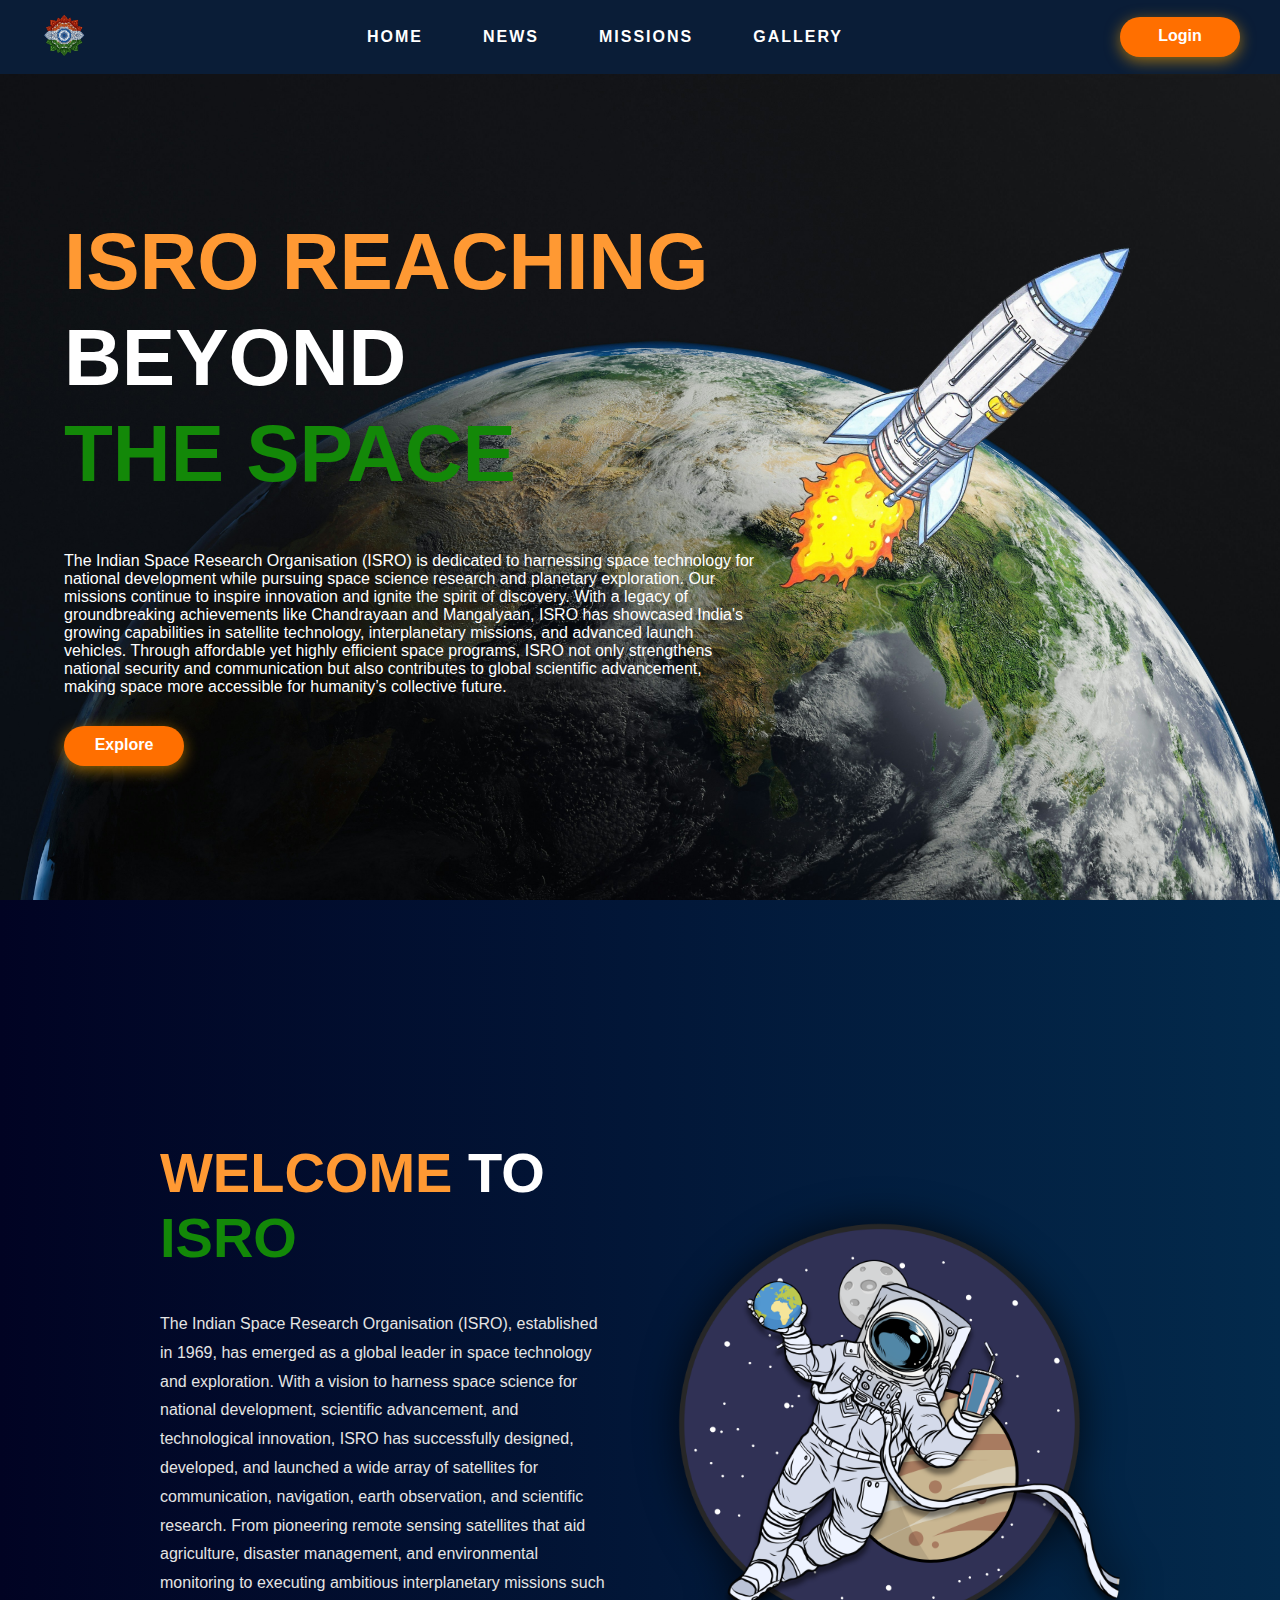
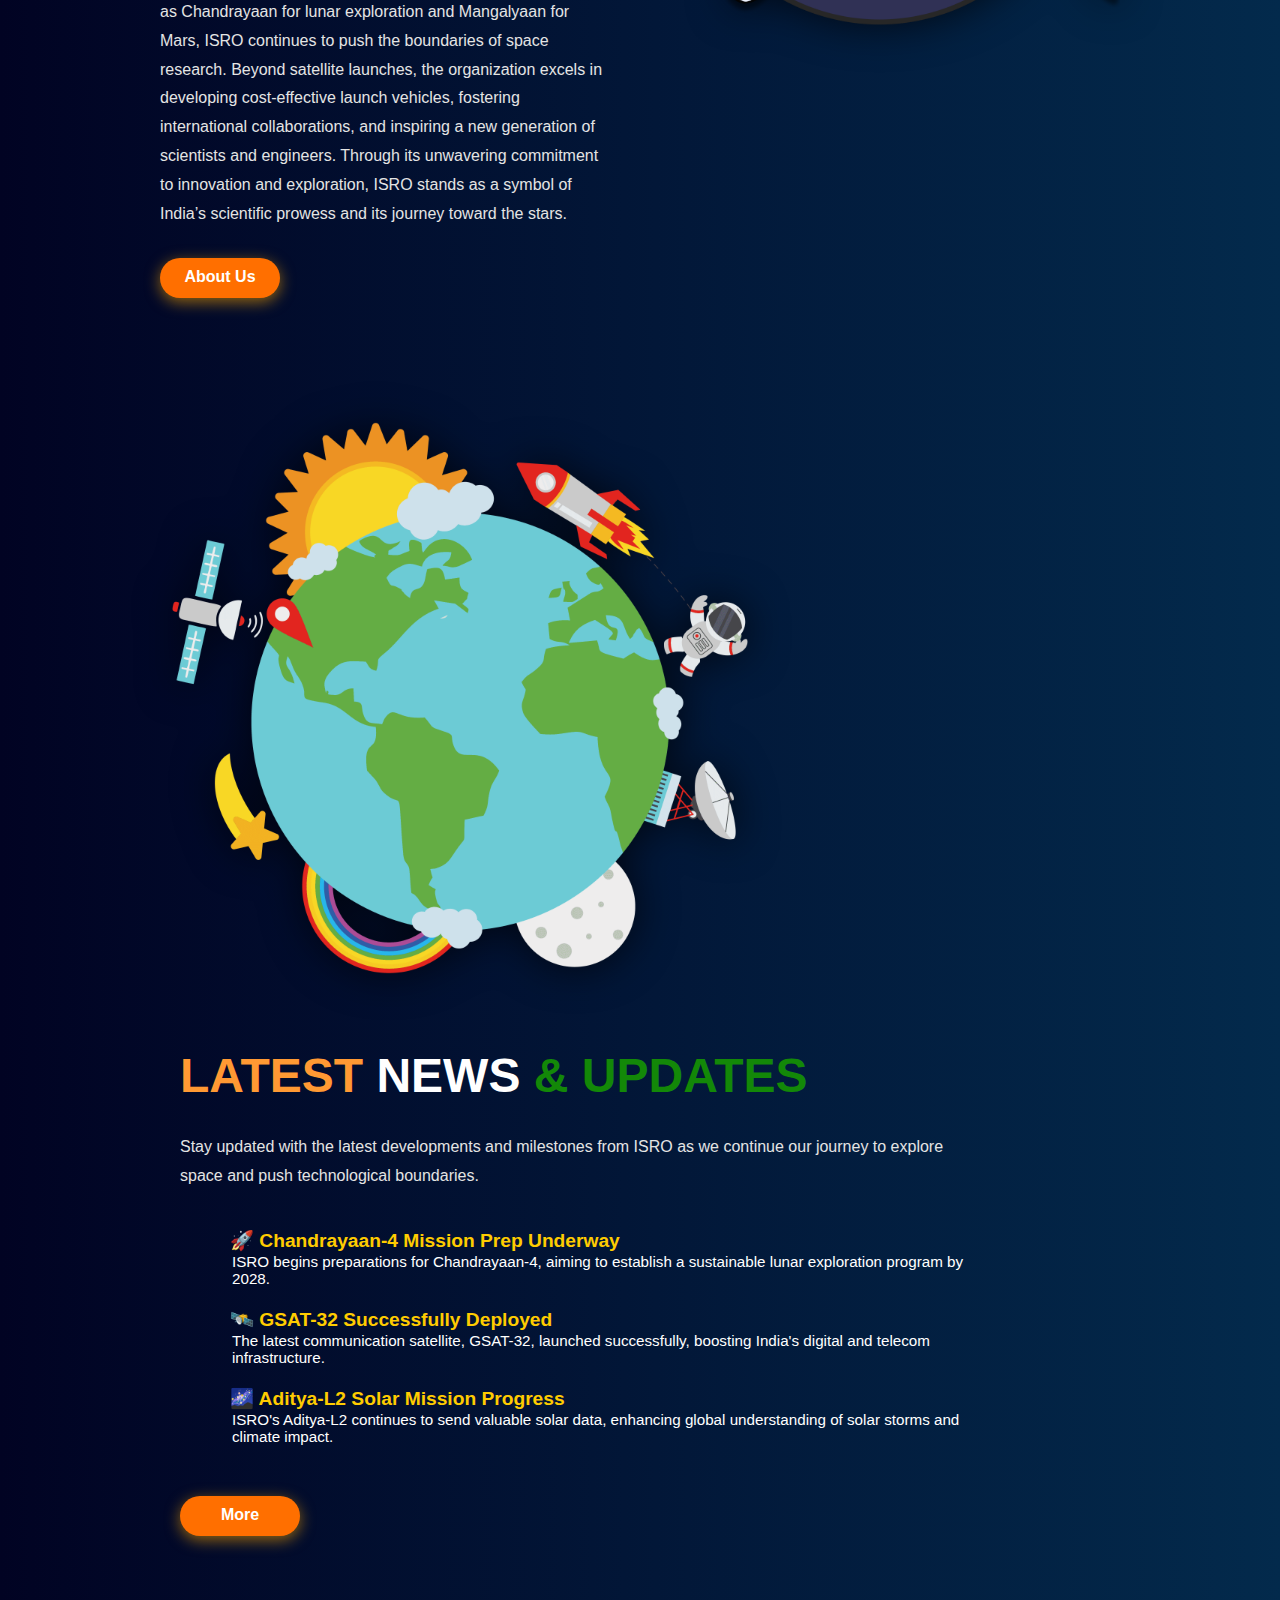
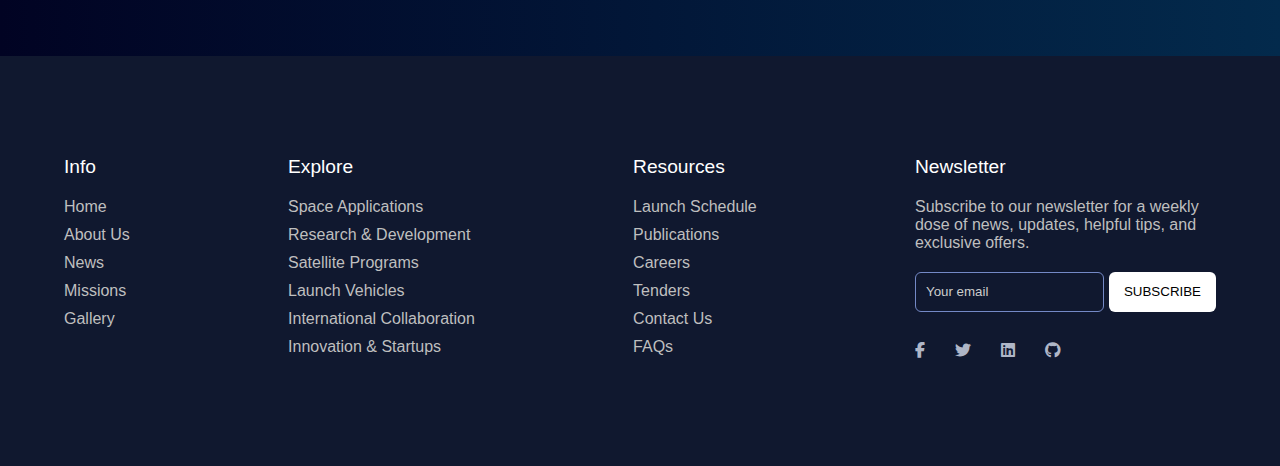
<file: index.html>
<!DOCTYPE html>
<html lang="en">
<head>
    <meta charset="UTF-8">
    <meta name="viewport" content="width=device-width, initial-scale=1.0">
    <title>Indian Space Research Organization</title>
    <link rel="stylesheet" href="https://cdnjs.cloudflare.com/ajax/libs/font-awesome/6.5.0/css/all.min.css">
    <link rel="stylesheet" href="/css/styles.css">
</head>
<body>
    <header class="header">
    <div class="container nav-container">
      <a href="#" class="logo" >
        <img src="img/logo.png" alt="ISRO Logo" height="50px" width="50px">
      </a>
      <nav class="nav">
        <ul>
          <li><a href="index.html">HOME</a></li>
          <li><a href="news.html">NEWS</a></li>
          <li><a href="mission.html">MISSIONS</a></li>
          <li><a href="gallery.html">GALLERY</a></li>
        </ul>
      </nav>
      <a href="#" class="btn">Login</a>
    </div>
  </header>
  <section class="content">
    <div class="container">
      <div class="content-1">
        <img src="img/rocket.png" alt="astronaut" class="rocket">

        <h1>
            <span class="saffron">ISRO REACHING</span>
            <span class="white" style="width: 50%;">BEYOND</span><br>
            <span class="green">THE SPACE</span>
        </h1>
        <p class="para1">
            The Indian Space Research Organisation (ISRO) is dedicated to harnessing 
            space technology for national development while pursuing space science research 
            and planetary exploration. Our missions continue to inspire innovation and 
            ignite the spirit of discovery. With a legacy of groundbreaking achievements 
            like Chandrayaan and Mangalyaan, ISRO has showcased India's growing capabilities 
            in satellite technology, interplanetary missions, and advanced launch vehicles. 
            Through affordable yet highly efficient space programs, ISRO not only strengthens 
            national security and communication but also contributes to global scientific 
            advancement, making space more accessible for humanity’s collective future.
        </p>
        <a href="#" class="btn">Explore</a>
      </div>
    </div>
  </section>

  <section class="introduction">
    <div class="container2">
        <div class="intro-content">
            <h2 class="intro-heading">
                <span class="saf">Welcome </span><span class="wh">to </span><span class="gr"> ISRO</span>
            </h2>
            <p>
                The Indian Space Research Organisation (ISRO), established in 1969, has emerged as a global leader in space technology and exploration. 
                With a vision to harness space science for national development, scientific advancement, and technological innovation, ISRO has successfully 
                designed, developed, and launched a wide array of satellites for communication, navigation, earth observation, and scientific research. From
                 pioneering remote sensing satellites that aid agriculture, disaster management, and environmental monitoring to executing ambitious 
                 interplanetary missions such as Chandrayaan for lunar exploration and Mangalyaan for Mars, ISRO continues to push the boundaries of 
                 space research. Beyond satellite launches, the organization excels in developing cost-effective launch vehicles, fostering 
                 international collaborations, and inspiring a new generation of scientists and engineers. Through its unwavering commitment to innovation 
                 and exploration, ISRO stands as a symbol of India’s scientific prowess and its journey toward the stars.
            </p>
            <a href="about.html" class="btn">About Us</a>
        </div>
        <div class="intro-img">
            <img src="/img/astro.png" alt="ISRO hero image">
        </div> 
    </div>
  </section>

  <section class="news">
    <div class="container2">
      <div class="news-img">
        <img src="/img/satelite.png" alt="">
      </div>
      

      <div class="news-content">
        <h2 class="news-heading">
          <span class="saf">Latest </span><span class="wh"> News </span><span class="gr"> & Updates</span>
        </h2>
        <p class="news-intro">
          Stay updated with the latest developments and milestones from ISRO as we continue our journey 
        to explore space and push technological boundaries.
        </p>

        <ul class="news-list">
          <li>
            <h3>🚀 Chandrayaan-4 Mission Prep Underway</h3>
            <p>ISRO begins preparations for Chandrayaan-4, aiming to establish a sustainable lunar exploration program by 2028.</p>
          </li>
          <li>
            <h3>🛰️ GSAT-32 Successfully Deployed</h3>
            <p>The latest communication satellite, GSAT-32, launched successfully, boosting India's digital and telecom infrastructure.</p>
          </li>
          <li>
            <h3>🌌 Aditya-L2 Solar Mission Progress</h3>
            <p>ISRO's Aditya-L2 continues to send valuable solar data, enhancing global understanding of solar storms and climate impact.</p>
          </li>
        </ul>
        <a href="news.html" class="btn">More</a>
      </div>
    </div>

  </section>

<footer>
  <section class="footer">
      <div class="footer-row">
        <div class="footer-col">
          <h4>Info</h4>
          <ul class="links">
            <li><a href="#">Home</a></li>
            <li><a href="#">About Us</a></li>
            <li><a href="#">News</a></li>
            <li><a href="#">Missions</a></li>
            <li><a href="#">Gallery</a></li>
          </ul>
        </div>
        <div class="footer-col">
          <h4>Explore</h4>
          <ul class="links">
            <li><a href="#">Space Applications</a></li>
            <li><a href="#">Research & Development</a></li>
            <li><a href="#">Satellite Programs</a></li>
            <li><a href="#">Launch Vehicles</a></li>
            <li><a href="#">International Collaboration</a></li>
            <li><a href="#">Innovation & Startups</a></li>
          </ul>
        </div>
        <div class="footer-col">
          <h4>Resources</h4>
          <ul class="links">
            <li><a href="#">Launch Schedule</a></li>
            <li><a href="#">Publications</a></li>
            <li><a href="#">Careers</a></li>
            <li><a href="#">Tenders</a></li>
            <li><a href="#">Contact Us</a></li>
            <li><a href="#">FAQs</a></li>
          </ul>
        </div>
        <div class="footer-col">
          <h4>Newsletter</h4>
          <p>
            Subscribe to our newsletter for a weekly dose
            of news, updates, helpful tips, and
            exclusive offers.
          </p>
          <form action="#">
            <input type="text" placeholder="Your email" required>
            <button type="submit">SUBSCRIBE</button>
          </form>
          <div class="icons">
            <i class="fa-brands fa-facebook-f"></i>
            <i class="fa-brands fa-twitter"></i>
            <i class="fa-brands fa-linkedin"></i>
            <i class="fa-brands fa-github"></i>
          </div>
        </div>
      </div>
    </section>
  </footer>
</body>
</html>
</file>
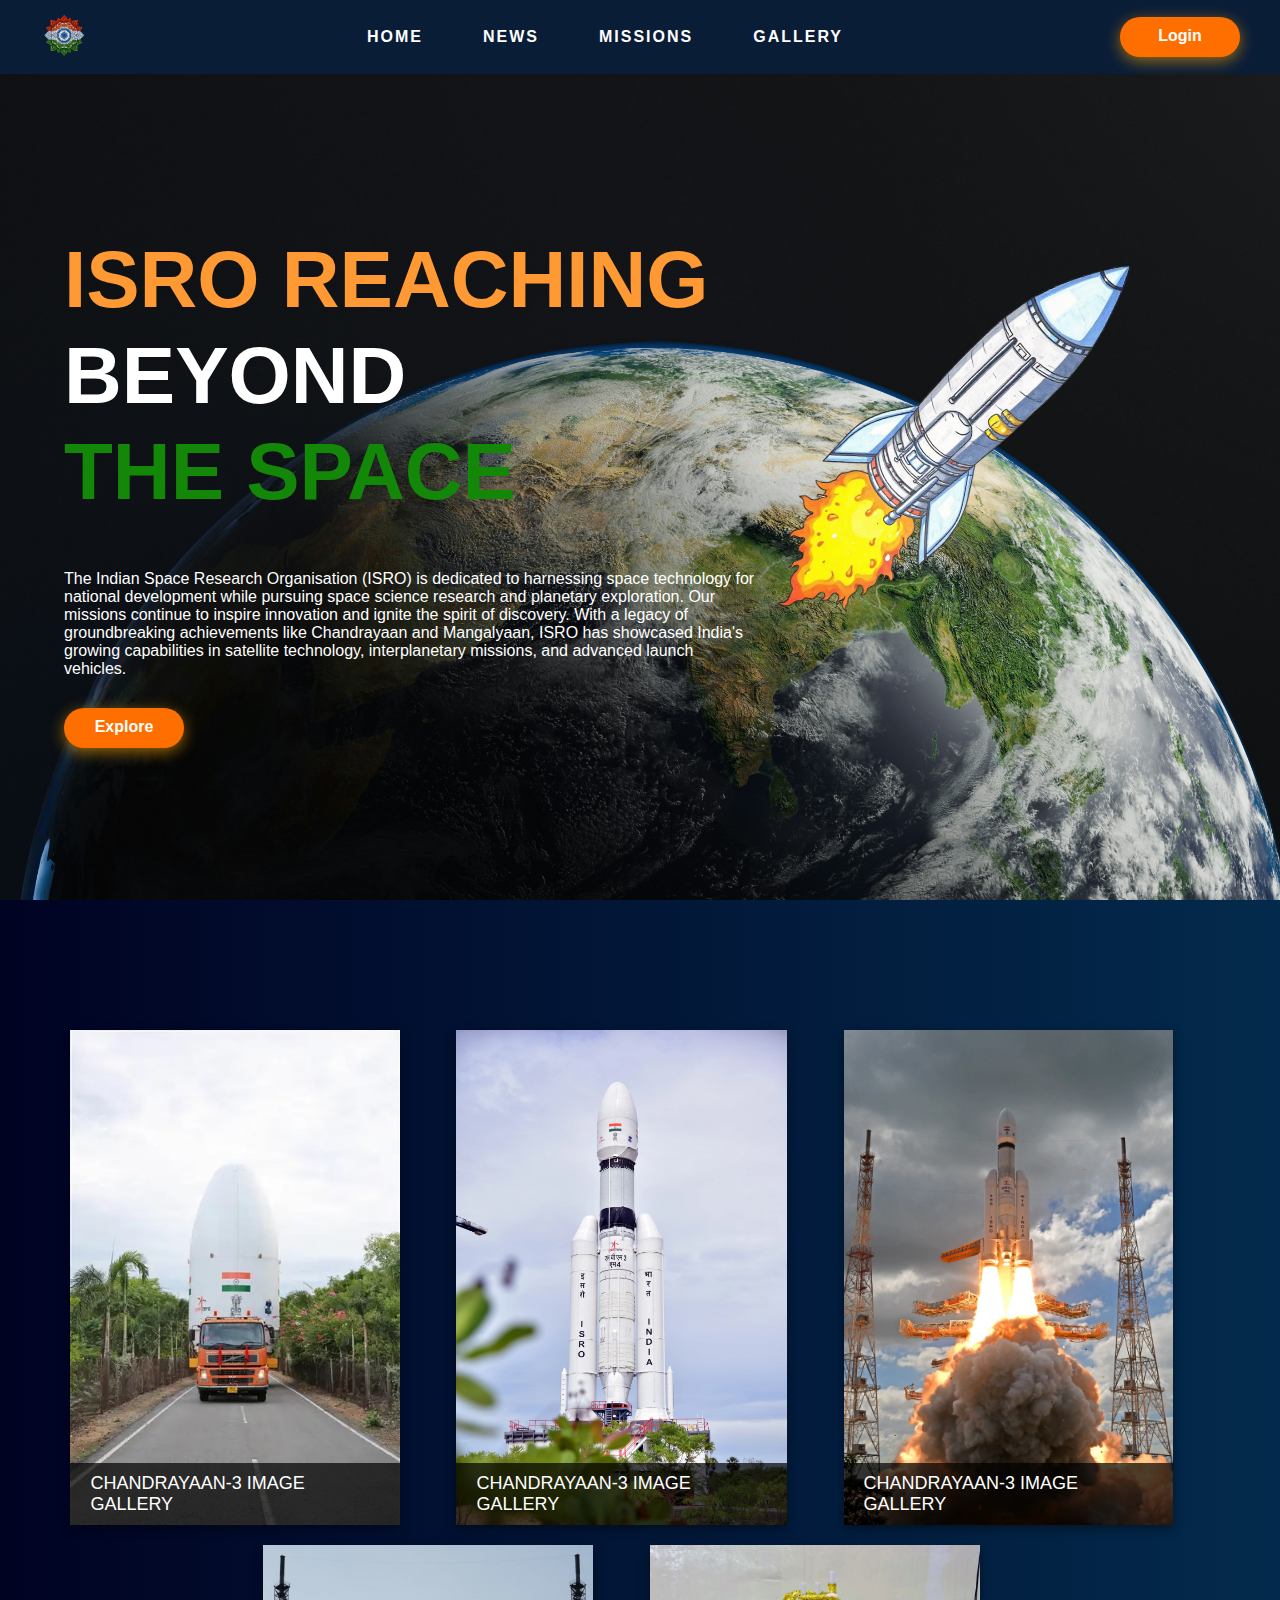
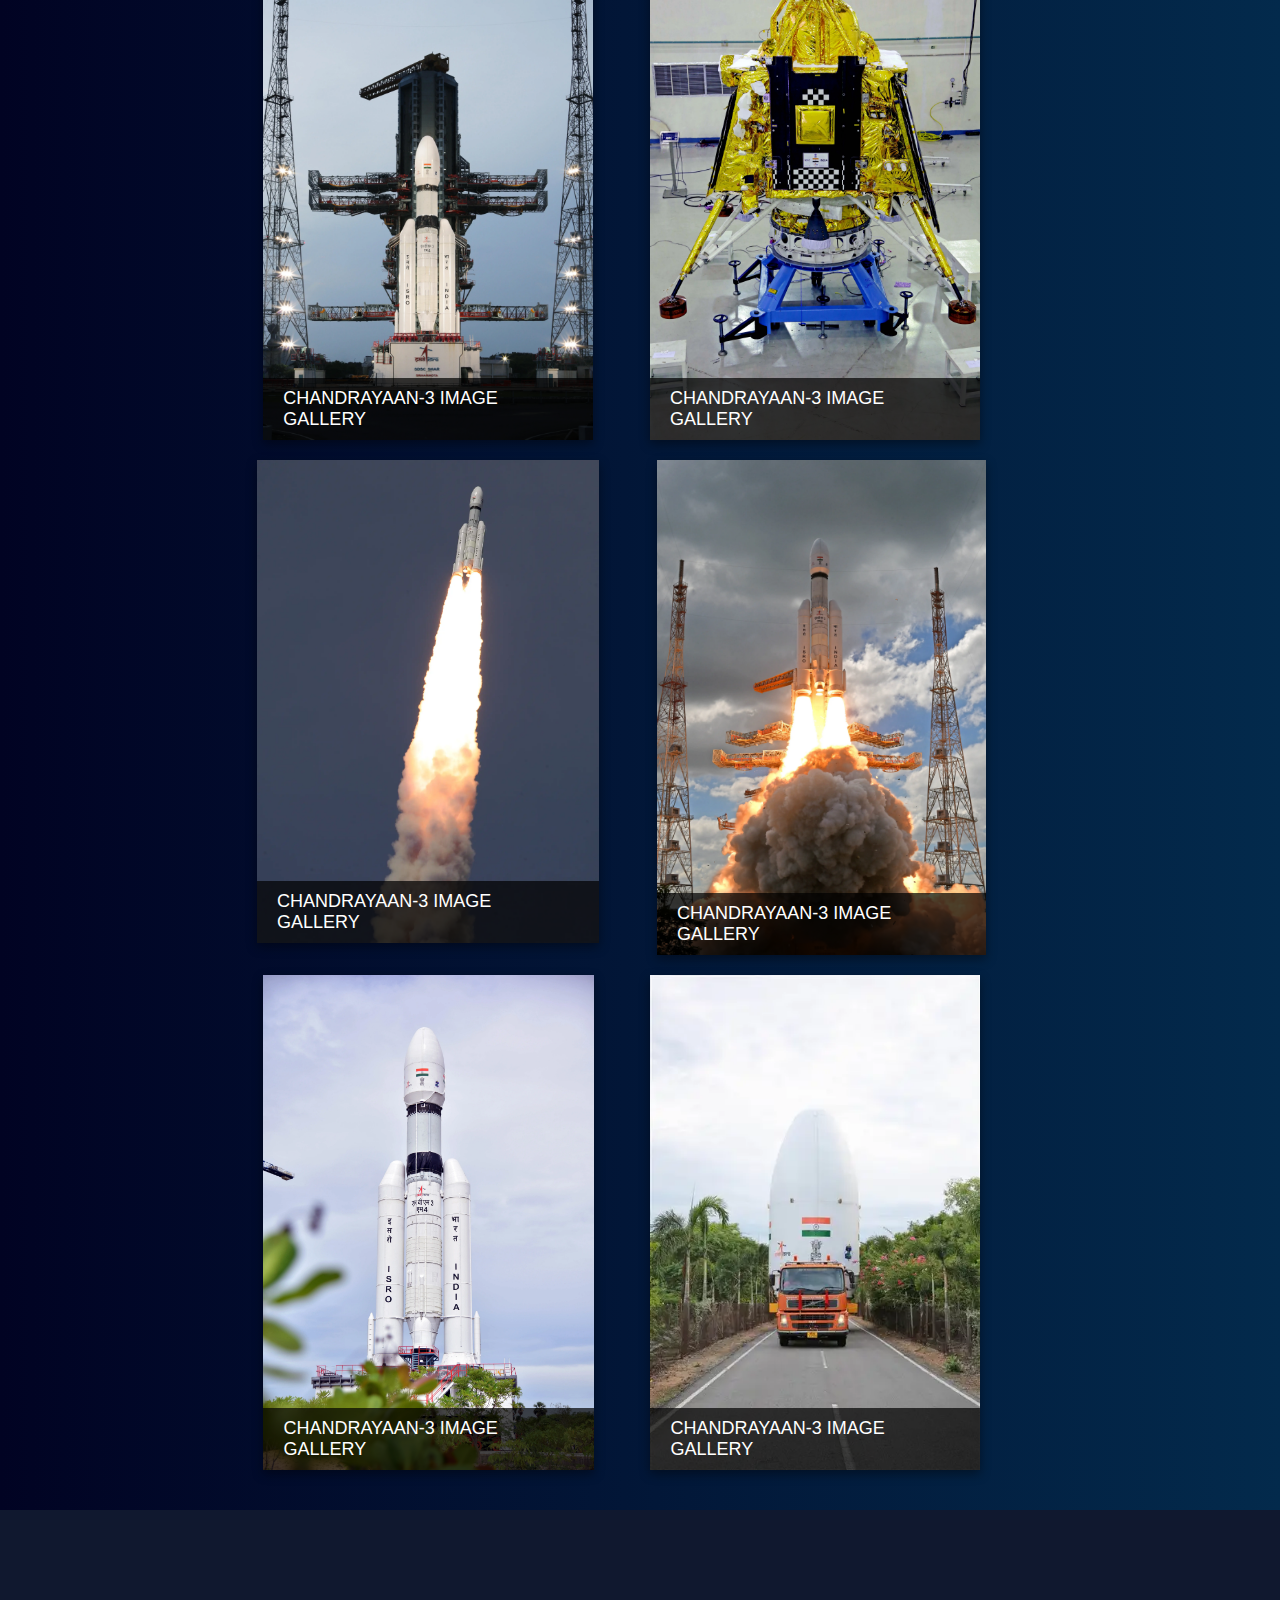
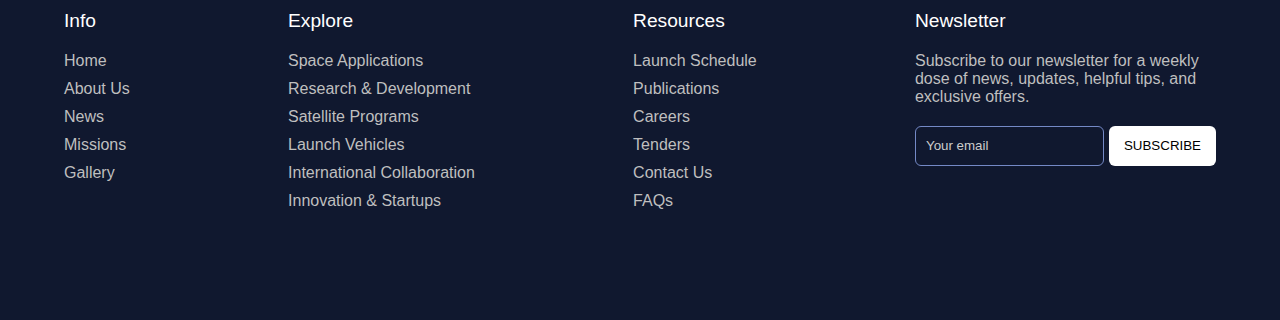
<file: gallery.html>
<!DOCTYPE html>
<html lang="en">
<head>
    <meta charset="UTF-8">
    <meta name="viewport" content="width=device-width, initial-scale=1.0">
    <title>Indian Space Research Organization</title>
    <link rel="stylesheet" href="/css/gallery.css">
</head>
<body>
    <header class="header">
    <div class="container nav-container">
      <a href="#" class="logo" >
        <img src="img/logo.png" alt="ISRO Logo" height="50px" width="50px" loading="lazy">
      </a>
      <nav class="nav">
        <ul>
          <li><a href="index.html">HOME</a></li>
          <li><a href="news.html">NEWS</a></li>
          <li><a href="mission.html">MISSIONS</a></li>
          <li><a href="gallery.html">GALLERY</a></li>
        </ul>
      </nav>
      <a href="#" class="btn">Login</a>
    </div>
  </header>
  <section class="content">
    <div class="container">
      <div class="content-1">
        <img src="img/rocket.png" alt="astronaut" class="rocket"n loading="lazy">

        <h1>
            <span class="saffron">ISRO REACHING</span>
            <span class="white" style="width: 50%;">BEYOND</span><br>
            <span class="green">THE SPACE</span>
        </h1>
        <p class="para1">
            The Indian Space Research Organisation (ISRO) is dedicated to harnessing 
            space technology for national development while pursuing space science research 
            and planetary exploration. Our missions continue to inspire innovation and 
            ignite the spirit of discovery. With a legacy of groundbreaking achievements 
            like Chandrayaan and Mangalyaan, ISRO has showcased India's growing capabilities 
            in satellite technology, interplanetary missions, and advanced launch vehicles. 
        </p>
        <a href="#" class="btn">Explore</a>
      </div>
    </div>
  </section>
<br><br><br><br><br>
          <section class = "section-three">
            <div class = "container">
                <div class = "gallery">
                    <a href = "gallery9.jpg">
                        <div class = "single-img">
                            <img src = "/img/gallery9.webp" alt = "gallery image">
                            <div class = "single-img-content">
                                <h3>Chandrayaan-3 Image Gallery</h3>
                            </div>
                        </div>
                    </a>

                    <a href = "gallery2.jpg">
                        <div class = "single-img">
                            <img src = "/img/gallery8.webp" alt = "gallery image">
                            <div class = "single-img-content">
                                <h3>Chandrayaan-3 Image Gallery</h3>
                            </div>
                        </div>
                    </a>

                    <a href = "gallery3.jpg">
                        <div class = "single-img">
                            <img src = "/img/gallery3.webp" alt = "gallery image">
                            <div class = "single-img-content">
                                <h3>Chandrayaan-3 Image Gallery</h3>
                            </div>
                        </div>
                    </a>

                    <a href = "gallery4.jpg">
                        <div class = "single-img">
                            <img src = "img/gallery4.webp" alt = "gallery image">
                            <div class = "single-img-content">
                                <h3>Chandrayaan-3 Image Gallery</h3>
                            </div>
                        </div>
                    </a>

                    <a href = "gallery5.jpeg">
                        <div class = "single-img">
                            <img src = "/img/gallery5.webp" alt = "gallery image">
                            <div class = "single-img-content">
                                <h3>Chandrayaan-3 Image Gallery</h3>
                            </div>
                        </div>
                    </a>

                    <a href = "gallery6.jpg">
                        <div class = "single-img">
                            <img src = "/img//gallery6.webp" alt = "gallery image">
                            <div class = "single-img-content">
                                <h3>Chandrayaan-3 Image Gallery</h3>
                            </div>
                        </div>
                    </a>

                    <a href = "gallery7.jpg">
                        <div class = "single-img">
                            <img src = "/img/gallery3.webp" alt = "gallery image">
                            <div class = "single-img-content">
                                <h3>Chandrayaan-3 Image Gallery</h3>
                            </div>
                        </div>
                    </a>

                    <a href = "gallery8.jpg">
                        <div class = "single-img">
                            <img src = "/img/gallery8.webp" alt = "gallery image">
                            <div class = "single-img-content">
                                <h3>Chandrayaan-3 Image Gallery</h3>
                            </div>
                        </div>
                    </a>

                    <a href = "gallery9.jpeg">
                        <div class = "single-img">
                            <img src = "/img/gallery9.webp" alt = "gallery image">
                            <div class = "single-img-content">
                                <h3>Chandrayaan-3 Image Gallery</h3>
                            </div>
                        </div>
                    </a>
                </div>
            </div>
        </section>

<footer>
  <section class="footer">
      <div class="footer-row">
        <div class="footer-col">
          <h4>Info</h4>
          <ul class="links">
            <li><a href="index.html">Home</a></li>
            <li><a href="#">About Us</a></li>
            <li><a href="news.html">News</a></li>
            <li><a href="mission.html">Missions</a></li>
            <li><a href="gallery.html">Gallery</a></li>
          </ul>
        </div>
        <div class="footer-col">
          <h4>Explore</h4>
          <ul class="links">
            <li><a href="#">Space Applications</a></li>
            <li><a href="#">Research & Development</a></li>
            <li><a href="#">Satellite Programs</a></li>
            <li><a href="#">Launch Vehicles</a></li>
            <li><a href="#">International Collaboration</a></li>
            <li><a href="#">Innovation & Startups</a></li>
          </ul>
        </div>
        <div class="footer-col">
          <h4>Resources</h4>
          <ul class="links">
            <li><a href="#">Launch Schedule</a></li>
            <li><a href="#">Publications</a></li>
            <li><a href="#">Careers</a></li>
            <li><a href="#">Tenders</a></li>
            <li><a href="#">Contact Us</a></li>
            <li><a href="#">FAQs</a></li>
          </ul>
        </div>
        <div class="footer-col">
          <h4>Newsletter</h4>
          <p>
            Subscribe to our newsletter for a weekly dose
            of news, updates, helpful tips, and
            exclusive offers.
          </p>
          <form action="#">
            <input type="text" placeholder="Your email" required>
            <button type="submit">SUBSCRIBE</button>
          </form>
          <div class="icons">
            <i class="fa-brands fa-facebook-f"></i>
            <i class="fa-brands fa-twitter"></i>
            <i class="fa-brands fa-linkedin"></i>
            <i class="fa-brands fa-github"></i>
          </div>
        </div>
      </div>
    </section>
  </footer>
</body>
</html>
</file>
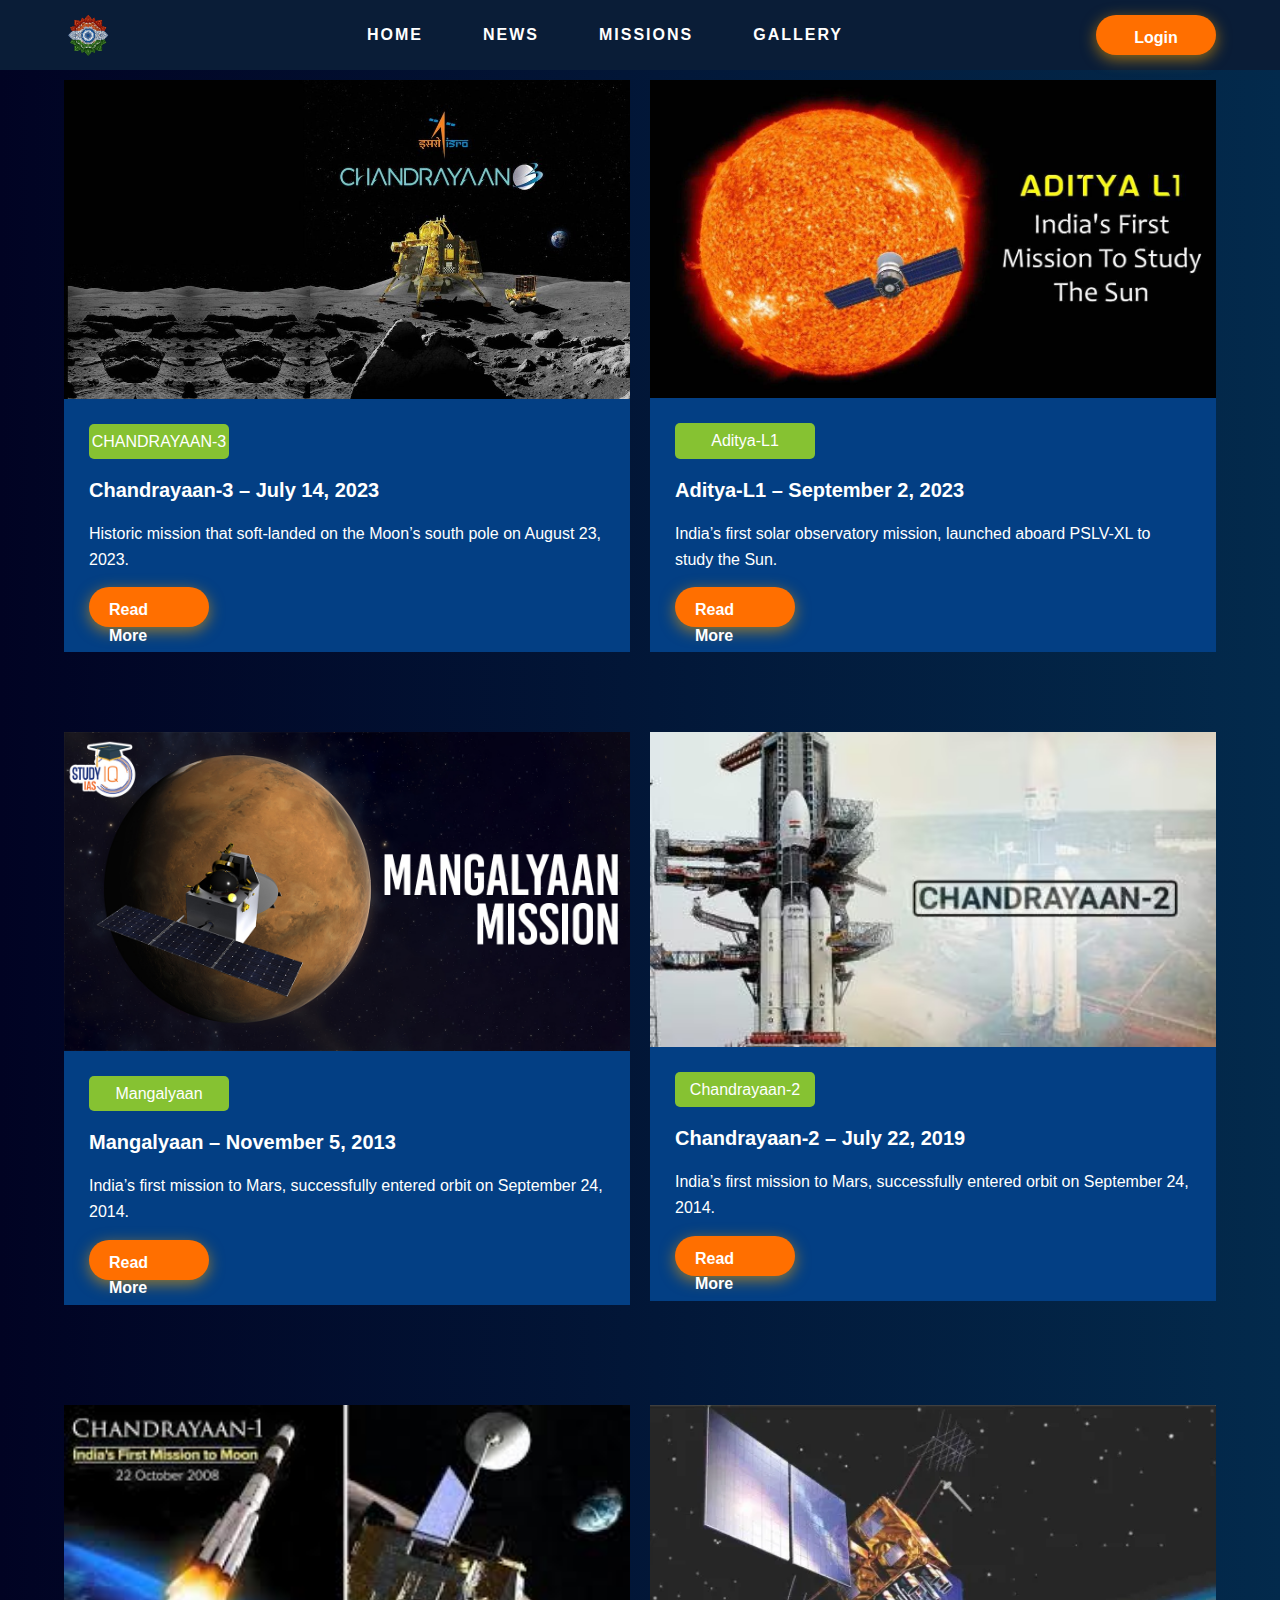
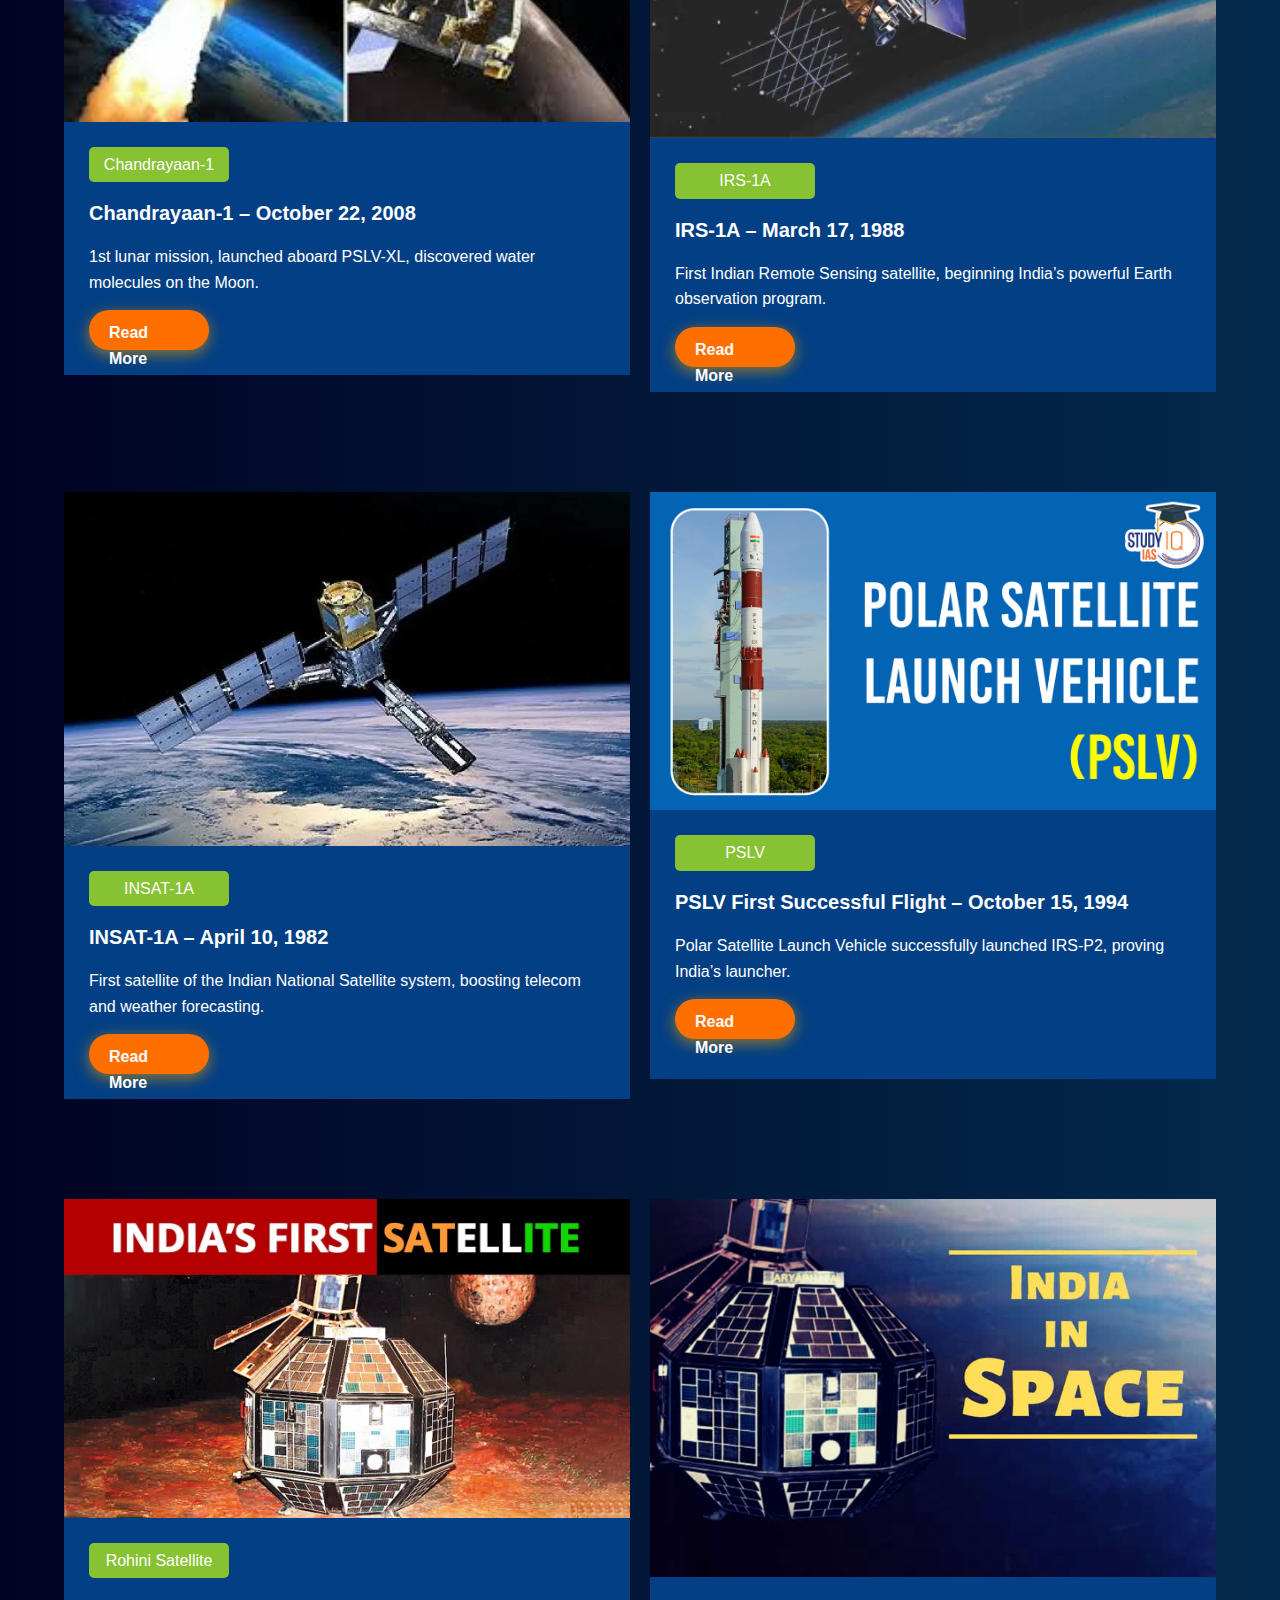
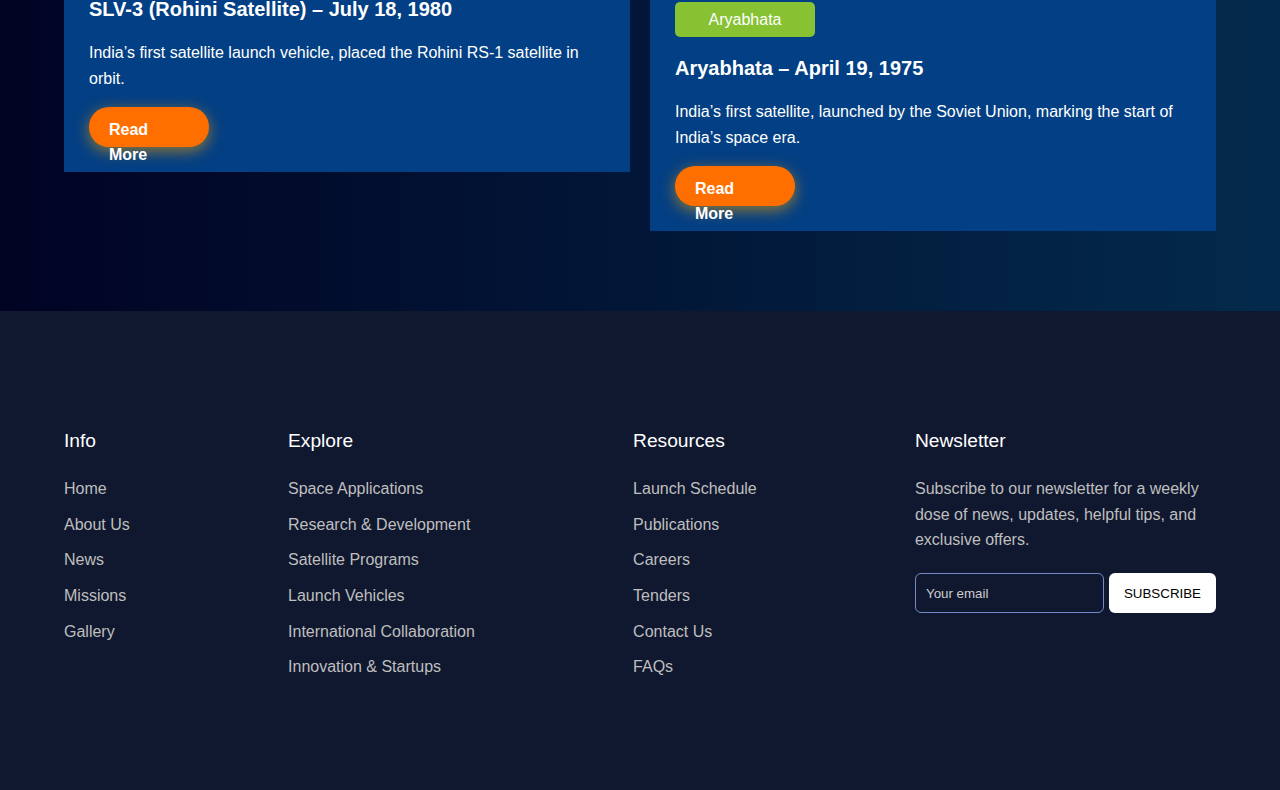
<file: mission.html>
<!DOCTYPE html>
<html>
    <head>
        <meta charset="utf-8">
        <meta http-equiv="X-UA-Compatible" content="IE=edge">
        <title>MISSION | ISRO</title>
        <meta name = "viewport" content = "width=device-width, intial-scale=1.0">
        <link rel="stylesheet" href="/css/mission.css">
    </head>
    <body>
         <header class="header">
    <div class="container nav-container">
      <a href="#" class="logo" >
        <img src="img/logo.png" alt="ISRO Logo" height="50px" width="50px">
      </a>
      <nav class="nav">
        <ul>
          <li><a href="index.html">HOME</a></li>
          <li><a href="news.html">NEWS</a></li>
          <li><a href="mission.html">MISSIONS</a></li>
          <li><a href="gallery.html">GALLERY</a></li>
        </ul>
      </nav>
      <a href="#" class="btn">Login</a>
    </div>
</header>
        <section class = "section-four">
            <div class = "container">
                <div class = "blogs">
                    <div class = "blog-wrapper-lg">
                        
                        <div class = "blog">
                            <img src = "/img/image1.png">
                            <div class = "blog-content">
                                <span class = "badge">CHANDRAYAAN-3</span>
                                <h3 class = "blog-title">
                                    Chandrayaan-3 – July 14, 2023
                                </h3>
                                <p class = "blog-text">
                                    Historic mission that soft-landed on the Moon’s south pole on August 23, 2023.
                                </p>
                                <a href = "#" class = "btn">Read More</a>
                            </div>
                        </div>
                       

                        
                        <div class = "blog">
                            <img src = "/img/image2.png">
                            <div class = "blog-content">
                                <span class = "badge">Aditya-L1</span>
                        
                                <h3 class = "blog-title">
                                   Aditya-L1 – September 2, 2023
                                </h3>
                                <p class = "blog-text">
                                    India’s first solar observatory mission, launched aboard PSLV-XL to study the Sun.
                                </p>
                                <a href = "#" class = "btn">Read More</a>
                            </div>
                        </div>
                       
                    </div>

                   

                    <div class = "blog-wrapper-sm">
                        
                        <div class = "blog">
                            <img src = "/img/image3.png">
                            <div class = "blog-content">
                                <span class = "badge">Mangalyaan</span>
                                
                                <h3 class = "blog-title">
                                    Mangalyaan – November 5, 2013
                                </h3>
                                <p class = "blog-text">
                                    India’s first mission to Mars, successfully entered orbit on September 24, 2014.
                                </p>
                                <a href = "#" class = "btn">Read More</a>
                            </div>
                        </div>
                       

                        <div class = "blog">
                            <img src = "/img/image4.png">
                            <div class = "blog-content">
                                <span class = "badge">Chandrayaan-2</span>
                                
                                <h3 class = "blog-title">
                                    Chandrayaan-2 – July 22, 2019
                                </h3>
                                <p class = "blog-text">
                                    India’s first mission to Mars, successfully entered orbit on September 24, 2014.
                                </p>
                                <a href = "#" class = "btn">Read More</a>
                            </div>
                        </div>
                       

                       
                        <div class = "blog">
                            <img src = "/img/image5.png">
                            <div class = "blog-content">
                                <span class = "badge">Chandrayaan-1</span>
                                
                                <h3 class = "blog-title">
                                    Chandrayaan-1 – October 22, 2008
                                </h3>
                                <p class = "blog-text">
                                    1st lunar mission, launched aboard PSLV-XL, discovered water molecules on the Moon.
                                </p>
                                <a href = "#" class = "btn">Read More</a>
                            </div>
                        </div>
                       

                        
                        <div class = "blog">
                            <img src = "/img/image6.png">
                            <div class = "blog-content">
                                <span class = "badge">IRS-1A</span>
                                
                                <h3 class = "blog-title">
                                    IRS-1A – March 17, 1988
                                </h3>
                                <p class = "blog-text">
                                    First Indian Remote Sensing satellite, beginning India’s powerful Earth observation program.
                                </p>
                                <a href = "#" class = "btn">Read More</a>
                            </div>
                        </div>
                       

                        
                        <div class = "blog">
                            <img src = "/img/image8.png">
                            <div class = "blog-content">
                                <span class = "badge">INSAT-1A</span>
                                
                                <h3 class = "blog-title">
                                     INSAT-1A – April 10, 1982
                                     </h3>
                                <p class = "blog-text">
                                First satellite of the Indian National Satellite system, boosting telecom and weather forecasting.
                                </p>
                                <a href = "#" class = "btn">Read More</a>
                            </div>
                        </div>
                       

                        
                        <div class = "blog">
                            <img src = "/img/image7.png">
                            <div class = "blog-content">
                                <span class = "badge"> PSLV</span>
                                
                                <h3 class = "blog-title">
                                    PSLV First Successful Flight – October 15, 1994

                                </h3>
                                <p class = "blog-text">
                                   Polar Satellite Launch Vehicle successfully launched IRS-P2, proving India’s launcher.
                                <p>
                                <a href = "#" class = "btn">Read More</a>
                             </div>
                        </div>
                       

                        
                        <div class = "blog">
                            <img src = "/img/image9.png">
                            <div class = "blog-content">
                                <span class = "badge">Rohini Satellite</span>
                                
                                <h3 class = "blog-title">
                                    SLV-3 (Rohini Satellite) – July 18, 1980
                                </h3>
                                <p class = "blog-text">
                                    India’s first satellite launch vehicle, placed the Rohini RS-1 satellite in orbit.
                                </p>
                                <a href = "#" class = "btn">Read More</a>
                            </div>
                        </div>
                       

                        
                        <div class = "blog">
                            <img src = "/img/image10.png">
                            <div class = "blog-content">
                                <span class = "badge">Aryabhata</span>
                                
                                <h3 class = "blog-title">
                                    Aryabhata – April 19, 1975
                                </h3>
                                <p class = "blog-text">
                                    India’s first satellite, launched by the Soviet Union, marking the start of India’s space era.
                                </p>
                                <a href = "#" class = "btn">Read More</a>
                            </div>
                        </div>
                       

                        
                    </div>
                </div>
            </div>
        </section>
        <footer>
  <section class="footer">
      <div class="footer-row">
        <div class="footer-col">
          <h4>Info</h4>
          <ul class="links">
            <li><a href="#">Home</a></li>
            <li><a href="#">About Us</a></li>
            <li><a href="#">News</a></li>
            <li><a href="#">Missions</a></li>
            <li><a href="#">Gallery</a></li>
          </ul>
        </div>
        <div class="footer-col">
          <h4>Explore</h4>
          <ul class="links">
            <li><a href="#">Space Applications</a></li>
            <li><a href="#">Research & Development</a></li>
            <li><a href="#">Satellite Programs</a></li>
            <li><a href="#">Launch Vehicles</a></li>
            <li><a href="#">International Collaboration</a></li>
            <li><a href="#">Innovation & Startups</a></li>
          </ul>
        </div>
        <div class="footer-col">
          <h4>Resources</h4>
          <ul class="links">
            <li><a href="#">Launch Schedule</a></li>
            <li><a href="#">Publications</a></li>
            <li><a href="#">Careers</a></li>
            <li><a href="#">Tenders</a></li>
            <li><a href="#">Contact Us</a></li>
            <li><a href="#">FAQs</a></li>
          </ul>
        </div>
        <div class="footer-col">
          <h4>Newsletter</h4>
          <p>
            Subscribe to our newsletter for a weekly dose
            of news, updates, helpful tips, and
            exclusive offers.
          </p>
          <form action="#">
            <input type="text" placeholder="Your email" required>
            <button type="submit">SUBSCRIBE</button>
          </form>
          <div class="icons">
            <i class="fa-brands fa-facebook-f"></i>
            <i class="fa-brands fa-twitter"></i>
            <i class="fa-brands fa-linkedin"></i>
            <i class="fa-brands fa-github"></i>
          </div>
        </div>
      </div>
    </section>
  </footer>
    </body>
</html>
</file>
<file: css/styles.css>
*
{
    margin:0;
    padding:0;
    box-sizing: border-box;
}

body{
    font-family: 'Poppins', sans-serif;
    color: white;
    background: linear-gradient(to right,#010323, #032a4c);

}
.container
{
    width: 90%;
    max-width: 1200px;
    margin: 0 auto;
}

.header
{
    position: fixed;
    top: 0;
    width: 100%;
    padding: 10px ;
    display: flex;
    flex-wrap: wrap;
    justify-content: center;
    align-items: center;
    background-color: #0A1D37;
    z-index: 1000;

}

.nav-container
{
    display: flex;
    flex-wrap: wrap;
    justify-content: space-between;
    align-items: center;
    width: 100%;
}
.logo
{
    justify-content: center;
}
.nav ul{
    display: flex;
    flex-wrap: wrap;
    list-style: none;
    gap: 60px;
}
.nav a
{
    color: white;
    text-decoration: none;
    font-weight: 700;
    font-size:16px;
    font-family: 'Montserrat', sans-serif;
    letter-spacing: 2px;
}
nav a:hover
{
    text-decoration: underline;
}
.btn
{
    background-color: #FF6F00;
    height: 40px;
    width: 120px;
    justify-content: center;
    display: flex;
    flex-wrap: wrap;
    color: white;
    padding: 10px 20px;
    border-radius: 30px;
    font-weight: bold;
    text-decoration: none;
    box-shadow: 0 4px 15px rgba(230, 153, 0, 0.641);
    cursor: pointer;
}
.btn:hover
{
    background-color: #018b8b;
    box-shadow: 0 4px 15px rgba(2, 242, 242, 0.641);
}


.content
{
    height: 100vh;
    background-image: url("/img/background.jpg");
    background-size: cover;
    background-position: center;
    display: flex;
    flex-wrap: wrap;
    align-items: center;
    text-align: left;
    padding-top: 80px;
}
.content1
{
    flex: 1 1 300px;
    max-width: 650px;
    order:1;
}
.content p{
    margin-bottom: 30px;
    font-size: 1rem;
    margin-top: 50px;
}
.para1
{
    width: 60%;
}

h1{
    width: 60%;
    font-size: 5rem;
    line-height: 1.2;
    font-weight: 800;    
}
.saffron
{
    color: #ff9933;
}
.white
{
    color: white;
}
.green
{
    color: #138808;
}
.rocket
{
    position: absolute;
    top : auto;
    right: auto;
    flex: 1 1 300px;
    width: 100%;
    right: 120px;
    max-width: 400px;
    order: 2;

}

.introduction
{
    color: white;
    position: relative;
    display: flex;
    padding: 0 160px;
    background-color: transparent;
    margin-top: 80px;
    justify-content: space-between;
    gap: 40px
}
.container2
{
    display: flex;
    flex-wrap: wrap;
    justify-content: space-between;
    gap: 40px;
    align-items: center;
    row-gap: 30px;
}
.intro-content
{
    flex: 1 1 300px;
    max-width: 600px;
}
.intro-content h2{
    font-size: 3.5rem;
    font-weight: bold;
    text-transform: uppercase;
    margin-top: 160px;
    margin-bottom: 40px;
    row-gap: 40px;
}
.intro-content p{
    font-size: 1rem;
    line-height: 1.8;
    color: #e4e4e4;
    margin-bottom: 30px;
}
.intro-img
{
    max-width: 600px;
    position: relative;
    display: flex;
    flex: 1 1 320px;
    flex-wrap: wrap;
    justify-content: center;
    align-items: center;
    z-index: 1;
    filter: drop-shadow(0 0 20px rgba(0, 0, 0, 0.7));

}
.intro-img img{
    width: 100%;
    height: auto;
    display: block;
}
.intro-img:hover
{
    transform: scale(1.05);

}

.saf
{
    color: #ff9933;
}
.wh
{
    color: white;
}
.gr
{
    color: #138808;
}

.news
{
    width: 90%;
    padding: 100px 0;
    background-color: transparent;
    color: white;
}

.news .container2
{
    display: flex;
    flex-wrap: wrap;
    justify-content: space-between;
    padding: 0 160px;
    gap: 40px;
    row-gap: 30px;
    align-items: center;
}
.news-img
{
    max-width: 600px;
    padding-left: 0;
    flex: 1 1 320px;
    position: relative;
    display: flex;
    flex: 1 1 300px;
    justify-content: center;
    align-items: center;
    filter: drop-shadow(0 0 20px rgba(0, 0, 0, 0.7));
}
.news-img img{
    width: 100%;
    height: auto;
    display: block;
}
.news-img img:hover
{
    transform: scale(1.05);
}

.news-content
{
    width: 600px;
    flex: 1 1 320px;
    padding:20px;
    display: flex;
    flex-wrap: wrap;
    flex-direction: column;
    gap: 1.2rem;
    row-gap: 30px;
}
.news-heading
{
    font-size: 3rem;
    font-weight: bold;
    text-transform: uppercase;
    text-align: left;
    white-space: nowrap;
}
.news-intro
{
    font-size: 1rem;
    line-height: 1.8;
    color: #e4e4e4;
}
.news-list
{
    list-style:none;
    padding-left: 50px;
}
.news-list li{
    margin-bottom:20px;
}
.news-list h3{
    font-size: 1.2rem;
    margin-top: 8px;
    color: #ffcc00;
}
.news-list p{
    font-size: 0.95rem;
    padding: 1px 2px;
}
footer
{
    margin-top: auto;
}

.footer {
  width: 100%;
  background: #10182F;
  padding: 40px 0;
}

.footer .footer-row {
  width: 90%;
  display: flex;
  max-width: 1200px;
  margin: 0 auto;
  flex-wrap: wrap;
  justify-content: space-between;
  gap: 3.5rem;
  padding: 60px 0;
}
.footer-row .footer-col h4 {
  color: #fff;
  font-size: 1.2rem;
  font-weight: 400;
}
.footer-col .links {
  margin-top: 20px;
}
.footer-col .links li {
  list-style: none;
  margin-bottom: 10px;
}
.footer-col .links li a {
  text-decoration: none;
  color: #bfbfbf;
}
.footer-col .links li a:hover {
  color: #fff;
}
.footer-col p {
  margin: 20px 0;
  color: #bfbfbf;
  max-width: 300px;
}
.footer-col form {
  display: flex;
  gap: 5px;
}
.footer-col input {
  height: 40px;
  border-radius: 6px;
  background: none;
  width: 100%;
  outline: none;
  border: 1px solid #7489C6 ;
  caret-color: #fff;
  color: #fff;
  padding-left: 10px;
}
.footer-col input::placeholder {
  color: #ccc;
}
.footer-col form button {
  background: #fff;
  outline: none;
  border: none;
  padding: 10px 15px;
  border-radius: 6px;
  cursor: pointer;
  font-weight: 500;
  transition: 0.2s ease;
}
.footer-col form button:hover {
  background: #cecccc;
}
.footer-col .icons {
  display: flex;
  margin-top: 30px;
  gap: 30px;
  cursor: pointer;
}
.footer-col .icons i {
  color: #afb6c7;
}
.footer-col .icons i:hover  {
  color: #fff;
}
.gallery
{
    display: flex;
    flex-wrap: wrap;
    justify-content: center;
    gap:20px;
}

.section-three{
    margin: 40px 0;
}
.single-img{
    position: relative;
    margin: 10px;
}
.single-img{
    width: 90%;
    justify-content: space-between;
    align-items: center;
    position: relative;
    flex: 1 1 300px;
    margin: 0;
    overflow: hidden;
     box-shadow: 0 4px 10px rgba(0,0,0,0.4);
}
.single-img:hover {
  transform: scale(1.02);
}
.single-img img{
    width: 100%;
    height: 100%;
    max-height: 550px;
    max-width: 380px;
    display: block;
    object-fit: cover;
}
.single-img-content{
    position: absolute;
    bottom: 0;
    left: 0;
    right: 0;
    color: #fff;
    padding: 10px 20px;
    background: rgba(0, 0, 0, 0.7);
    text-align: left;
}
.single-img-content h3{
    font-size: 18px;
    font-weight: 400;
    text-transform: uppercase;
}

@media (max-width: 1024px) {
  h1 {
    font-size: 3rem;
    width: 100%;
  }

  .intro-content h2,
  .news-heading {
    font-size: 2.2rem;
    text-align: center;
  }

  .introduction,
  .news .container2 {
    padding: 20px;
    flex-direction: column;
    text-align: center;
  }

  .intro-content,
  .news-content {
    max-width: 100%;
    text-align: center;
  }

  .intro-img,
  .news-img {
    max-width: 100%;
    margin: 20px auto 0;
  }
}

@media (max-width: 768px) {
  .nav ul {
    gap: 20px;
    flex-direction: column;
    align-items: center;
    margin-top: 10px;
  }

  .rocket {
    position: relative;
    top: auto;
    right: auto;
    width: 80%;
    max-width: 280px;
    margin: 20px auto;
    order: 2;
  }

  .content {
    flex-direction: column;
    text-align: center;
    padding: 100px 20px;
  }

  .content1 {
    order: 1;
    max-width: 100%;
  }

  .para1,
  h1 {
    width: 100%;
  }
  .introduction {
    flex-direction: column;
    padding: 20px;
    text-align: center;
  }

  .intro-content {
    order: 1;
    width: 100%;
    margin-bottom: 20px;
  }

  .intro-content h2 {
    font-size: 2rem;
    line-height: 1.3;
  }

  .intro-content p {
    font-size: 1rem;
  }

  .intro-img {
    order: 2;
    width: 100%;
    max-width: 400px;
    margin: 0 auto;
  }

  .news .container2 {
    flex-direction: column;
    padding: 20px;
    text-align: center;
  }

  .news-content {
    order: 1;
    width: 100%;
    padding: 0;
    margin-bottom: 20px;
  }

  .news-img {
    order: 2;
    width: 100%;
    max-width: 400px;
    margin: 0 auto;
  }

  .news-list {
    padding-left: 0;
    text-align: left;
  }
}

@media (max-width: 480px) {
  h1 {
    font-size: 2rem;
    line-height: 1.4;
  }

  .intro-content h2,
  .news-heading {
    font-size: 1.8rem;
  }

  .intro-content p,
  .news-intro,
  .news-list p {
    font-size: 0.9rem;
  }

  .btn {
    width: 100px;
    height: 35px;
    font-size: 0.9rem;
  }

  .single-img img {
    max-width: 100%;
    max-height: 350px;
  }

  .footer .footer-row {
    flex-direction: column;
    align-items: center;
    text-align: center;
  }

  .footer-col {
    max-width: 100%;
  }
}
</file>
<file: css/gallery.css>
*
{
    margin:0;
    padding:0;
    box-sizing: border-box;
}

body{
    font-family: 'Poppins', sans-serif;
    color: white;
    background: linear-gradient(to right,#010323, #032a4c);

}
.container
{
    width: 90%;
    max-width: 1200px;
    margin: 0 auto;
}

.header
{
    position: fixed;
    top: 0;
    width: 100%;
    padding: 10px ;
    display: flex;
    flex-wrap: wrap;
    justify-content: center;
    align-items: center;
    background-color: #0A1D37;
    z-index: 1000;

}

.nav-container
{
    display: flex;
    flex-wrap: wrap;
    justify-content: space-between;
    align-items: center;
    width: 100%;
}
.logo
{
    justify-content: center;
}
.nav ul{
    display: flex;
    flex-wrap: wrap;
    list-style: none;
    gap: 60px;
}
.nav a
{
    color: white;
    text-decoration: none;
    font-weight: 700;
    font-size:16px;
    font-family: 'Montserrat', sans-serif;
    letter-spacing: 2px;
}
nav a:hover
{
    text-decoration: underline;
}
.btn
{
    background-color: #FF6F00;
    height: 40px;
    width: 120px;
    justify-content: center;
    display: flex;
    flex-wrap: wrap;
    color: white;
    padding: 10px 20px;
    border-radius: 30px;
    font-weight: bold;
    text-decoration: none;
    box-shadow: 0 4px 15px rgba(230, 153, 0, 0.641);
    cursor: pointer;

}
.btn:hover
{
    background-color: #018b8b;
    box-shadow: 0 4px 15px rgba(2, 242, 242, 0.641);
}


.content
{
    height: 100vh;
    background-image: url("/img/background.jpg");
    background-size: cover;
    background-position: center;
    display: flex;
    flex-wrap: wrap;
    align-items: center;
    text-align: left;
    padding-top: 80px;
}
.content1
{
    flex: 1 1 300px;
    max-width: 650px;
    order:1;
}
.content p{
    margin-bottom: 30px;
    font-size: 1rem;
    margin-top: 50px;
}
.para1
{
    width: 60%;
}

h1{
    width: 60%;
    font-size: 5rem;
    line-height: 1.2;
    font-weight: 800;    
}
.saffron
{
    color: #ff9933;
}
.white
{
    color: white;
}
.green
{
    color: #138808;
}
.rocket
{
    position: absolute;
    top : auto;
    right: auto;
    flex: 1 1 300px;
    width: 100%;
    right: 120px;
    max-width: 400px;
    order: 2;

}

footer
{
    margin-top: auto;
}

.footer {
  width: 100%;
  background: #10182F;
  padding: 40px 0;
}

.footer .footer-row {
  width: 90%;
  display: flex;
  max-width: 1200px;
  margin: 0 auto;
  flex-wrap: wrap;
  justify-content: space-between;
  gap: 3.5rem;
  padding: 60px 0;
}
.footer-row .footer-col h4 {
  color: #fff;
  font-size: 1.2rem;
  font-weight: 400;
}
.footer-col .links {
  margin-top: 20px;
}
.footer-col .links li {
  list-style: none;
  margin-bottom: 10px;
}
.footer-col .links li a {
  text-decoration: none;
  color: #bfbfbf;
}
.footer-col .links li a:hover {
  color: #fff;
}
.footer-col p {
  margin: 20px 0;
  color: #bfbfbf;
  max-width: 300px;
}
.footer-col form {
  display: flex;
  gap: 5px;
}
.footer-col input {
  height: 40px;
  border-radius: 6px;
  background: none;
  width: 100%;
  outline: none;
  border: 1px solid #7489C6 ;
  caret-color: #fff;
  color: #fff;
  padding-left: 10px;
}
.footer-col input::placeholder {
  color: #ccc;
}
.footer-col form button {
  background: #fff;
  outline: none;
  border: none;
  padding: 10px 15px;
  border-radius: 6px;
  cursor: pointer;
  font-weight: 500;
  transition: 0.2s ease;
}
.footer-col form button:hover {
  background: #cecccc;
}
.footer-col .icons {
  display: flex;
  margin-top: 30px;
  gap: 30px;
  cursor: pointer;
}
.footer-col .icons i {
  color: #afb6c7;
}
.footer-col .icons i:hover  {
  color: #fff;
}
.gallery
{
    display: flex;
    flex-wrap: wrap;
    justify-content: center;
    gap:20px;
}

.section-three{
    margin: 40px 0;
}
.single-img{
    position: relative;
    margin: 10px;
}
.single-img{
    width: 90%;
    justify-content: space-between;
    align-items: center;
    position: relative;
    flex: 1 1 300px;
    margin: 0;
    overflow: hidden;
     box-shadow: 0 4px 10px rgba(0,0,0,0.4);
}
.single-img:hover {
  transform: scale(1.02);
}
.single-img img{
    width: 100%;
    height: 100%;
    max-height: 550px;
    max-width: 380px;
    display: block;
    object-fit: cover;
}
.single-img-content{
    position: absolute;
    bottom: 0;
    left: 0;
    right: 0;
    color: #fff;
    padding: 10px 20px;
    background: rgba(0, 0, 0, 0.7);
    text-align: left;
}
.single-img-content h3{
    font-size: 18px;
    font-weight: 400;
    text-transform: uppercase;
}

@media (max-width: 1024px) {
  h1 { font-size: 3rem; }

  .content {
    flex-direction: column;
    text-align: center;
    padding: 100px 20px;
  }

  .content1 {
    max-width: 100%;
    margin-bottom: 20px;
  }

  .gallery {
    gap: 15px;
  }

  .single-img {
    max-width: 45%;
  }
}

@media (max-width: 768px) {
  .nav ul {
    gap: 20px;
    flex-direction: column;
    align-items: center;
    margin-top: 10px;
  }

  .rocket {
    position: relative;
    top: auto;
    right: auto;
    width: 80%;
    max-width: 280px;
    margin: 20px auto;
    order: 2;
  }

  .content {
    flex-direction: column;
    text-align: center;
    padding: 100px 20px;
  }

  .content1 {
    order: 1;
    max-width: 100%;
  }

  .para1,
  h1 {
    width: 100%;
  }
  .introduction {
    flex-direction: column;
    padding: 20px;
    text-align: center;
  }

  .intro-content {
    order: 1;
    width: 100%;
    margin-bottom: 20px;
  }

  .intro-content h2 {
    font-size: 2rem;
    line-height: 1.3;
  }

  .intro-content p {
    font-size: 1rem;
  }

  .intro-img {
    order: 2;
    width: 100%;
    max-width: 400px;
    margin: 0 auto;
  }

  .gallery {
    flex-direction: column;
    align-items: center;
  }

  .single-img {
    max-width: 90%;
  }
}

@media (max-width: 480px) {
  h1 {
    font-size: 2rem;
    line-height: 1.4;
  }

  .btn {
    width: 100px;
    height: 35px;
    font-size: 0.9rem;
  }

  .single-img img {
    max-height: 350px;
  }

  .footer .footer-row {
    flex-direction: column;
    align-items: center;
    text-align: center;
  }
}
</file>
<file: css/mission.css>
*{
    padding: 0;
    margin: 0;
    box-sizing: border-box;
}
body{
    font-family: 'Poppins', sans-serif;
    color: white;
    background: linear-gradient(to right,#010323, #032a4c);
}
.container
{
    width: 90%;
    max-width: 1200px;
    margin: 0 auto;
}

.header
{
    position: fixed;
    top: 0;
    width: 100%;
    padding: 10px ;
    display: flex;
    flex-wrap: wrap;
    justify-content: center;
    align-items: center;
    background-color: #0A1D37;
    z-index: 1000;

}

.nav-container
{
    display: flex;
    flex-wrap: wrap;
    justify-content: space-between;
    align-items: center;
    width: 100%;
}
.logo
{
    justify-content: center;
}
.nav ul{
    display: flex;
    flex-wrap: wrap;
    list-style: none;
    gap: 60px;
}
.nav a
{
    color: white;
    text-decoration: none;
    font-weight: 700;
    font-size:16px;
    font-family: 'Montserrat', sans-serif;
    letter-spacing: 2px;
}
nav a:hover
{
    text-decoration: underline;
}
.btn
{
    background-color: #FF6F00;
    height: 40px;
    width: 120px;
    justify-content: center;
    display: flex;
    flex-wrap: wrap;
    color: white;
    padding: 10px 20px;
    border-radius: 30px;
    font-weight: bold;
    text-decoration: none;
    box-shadow: 0 4px 15px rgba(230, 153, 0, 0.641);
    cursor: pointer;

}
.btn:hover
{
    background-color: #018b8b;
    box-shadow: 0 4px 15px rgba(2, 242, 242, 0.641);
}
body{
    line-height: 1.6;
}
img{
    width: 100%;
    display: block;
}
ul li{
    list-style: none;
}
a{
    text-decoration: none;
    color: #000;
}
h1, h2, h3, h4, h5, h6, p{
    margin: 15px 0;
}

.flex{
    display: flex;
    flex-wrap: wrap;
    justify-content: center;
    align-items: center;
}
.container{
    margin-top: 100px;
    width: 90vw;
    margin: 0 auto;
}
.section-four{
    margin: 40px 0;
}
.blog{
    margin: 40px 0;
}
.blog-content{
    padding: 25px;
    background: #033f84;
}
.blog span{
    display: block;
}
.badge{
    background: #86c232;
    width: 140px;
    border-radius: 5px;
    padding: 5px 0;
    color: #fff;
    text-align: center;
    margin-bottom: 8px;
}
.misc-info{
    font-size: 14px;
    color: #111;
    margin-top: 16px;
}
.blog-title{
    font-size: 20px;
    font-weight: 900;
}
.blog-text{
    font-weight: 300;
}

footer
{
    margin-top: auto;
}

.footer {
  width: 100%;
  background: #10182F;
  padding: 40px 0;
}

.footer .footer-row {
  width: 90%;
  display: flex;
  max-width: 1200px;
  margin: 0 auto;
  flex-wrap: wrap;
  justify-content: space-between;
  gap: 3.5rem;
  padding: 60px 0;
}
.footer-row .footer-col h4 {
  color: #fff;
  font-size: 1.2rem;
  font-weight: 400;
}
.footer-col .links {
  margin-top: 20px;
}
.footer-col .links li {
  list-style: none;
  margin-bottom: 10px;
}
.footer-col .links li a {
  text-decoration: none;
  color: #bfbfbf;
}
.footer-col .links li a:hover {
  color: #fff;
}
.footer-col p {
  margin: 20px 0;
  color: #bfbfbf;
  max-width: 300px;
}
.footer-col form {
  display: flex;
  gap: 5px;
}
.footer-col input {
  height: 40px;
  border-radius: 6px;
  background: none;
  width: 100%;
  outline: none;
  border: 1px solid #7489C6 ;
  caret-color: #fff;
  color: #fff;
  padding-left: 10px;
}
.footer-col input::placeholder {
  color: #ccc;
}
.footer-col form button {
  background: #fff;
  outline: none;
  border: none;
  padding: 10px 15px;
  border-radius: 6px;
  cursor: pointer;
  font-weight: 500;
  transition: 0.2s ease;
}
.footer-col form button:hover {
  background: #cecccc;
}
.footer-col .icons {
  display: flex;
  margin-top: 30px;
  gap: 30px;
  cursor: pointer;
}
.footer-col .icons i {
  color: #afb6c7;
}
.footer-col .icons i:hover  {
  color: #fff;
}

@media screen and (min-width: 800px){
    .blog-wrapper-sm{
        display: grid;
        grid-template-columns: repeat(2, 1fr);
        grid-gap: 20px;
    }
    
    
}

@media screen and (min-width: 1400px){
    .blog-wrapper-sm{
        grid-template-columns: repeat(4, 1fr);
        padding-top: 200px;
    }
}

@media screen and (min-width: 600px){
    .blog-wrapper-sm{
        display: grid;
        grid-template-columns: repeat(2, 1fr);
        grid-gap: 20px;
    }
    
}
@media screen and (min-width: 1000px){
    .blog-wrapper-lg{
        display: grid;
        grid-template-columns: repeat(2, 1fr);
        grid-gap: 20px;
    }   
}
@media screen and (min-width: 1400px){
    .blog-wrapper-sm{
        grid-template-columns: repeat(4, 1fr);
    }
}

@media (max-width: 768px) {
  .nav ul {
    gap: 20px;
    flex-direction: column;
    align-items: center;
    margin-top:10px;
   } 
  }
</file>
